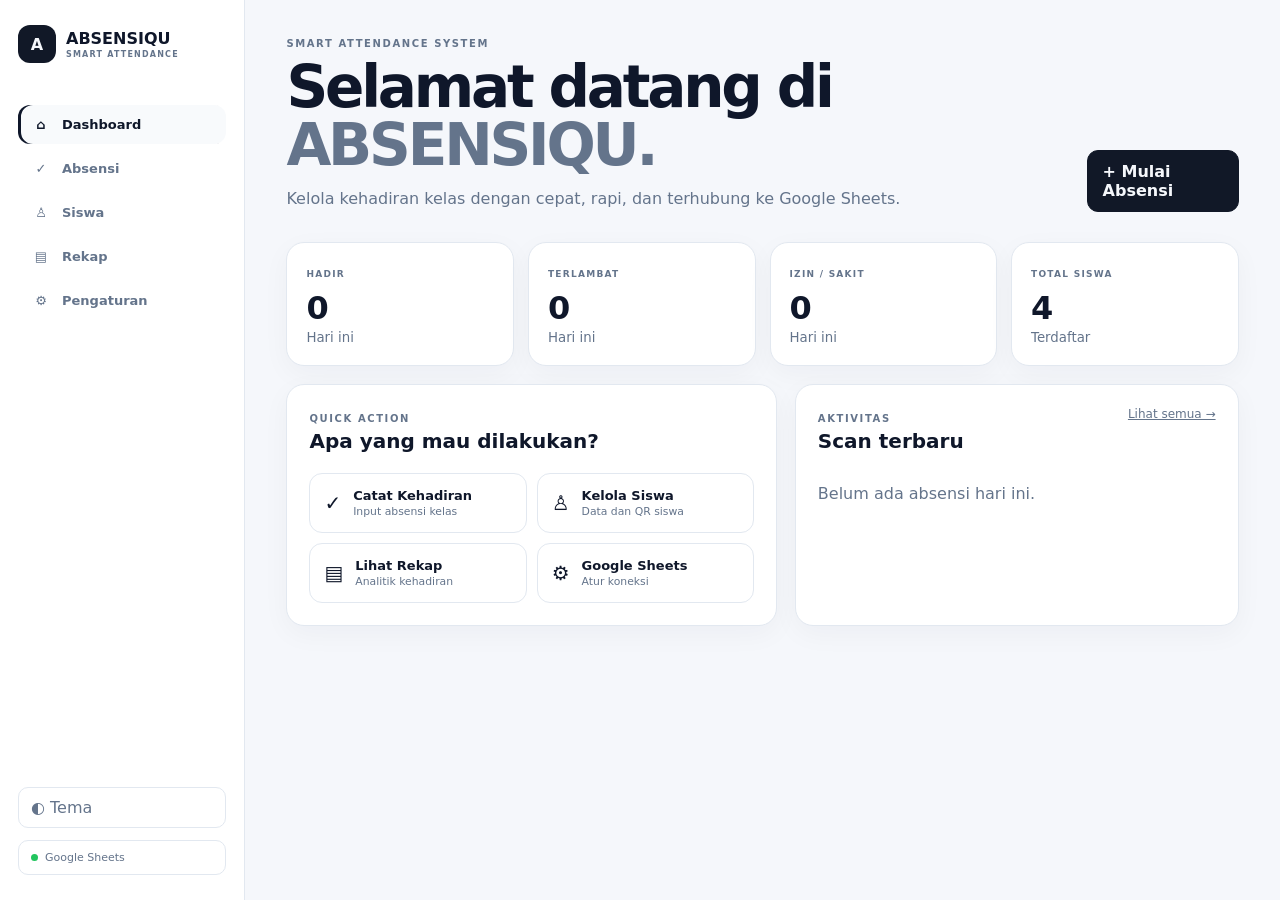
<file: index.html>
<!doctype html><html lang="id"><head><meta charset="utf-8"><meta name="viewport" content="width=device-width,initial-scale=1"><meta name="theme-color" content="#0f172a"><title>ABSENSIQU — Smart Attendance</title><link rel="stylesheet" href="css/style.css"></head><body><div id="app"></div><script type="module" src="js/app.js"></script></body></html>
</file>
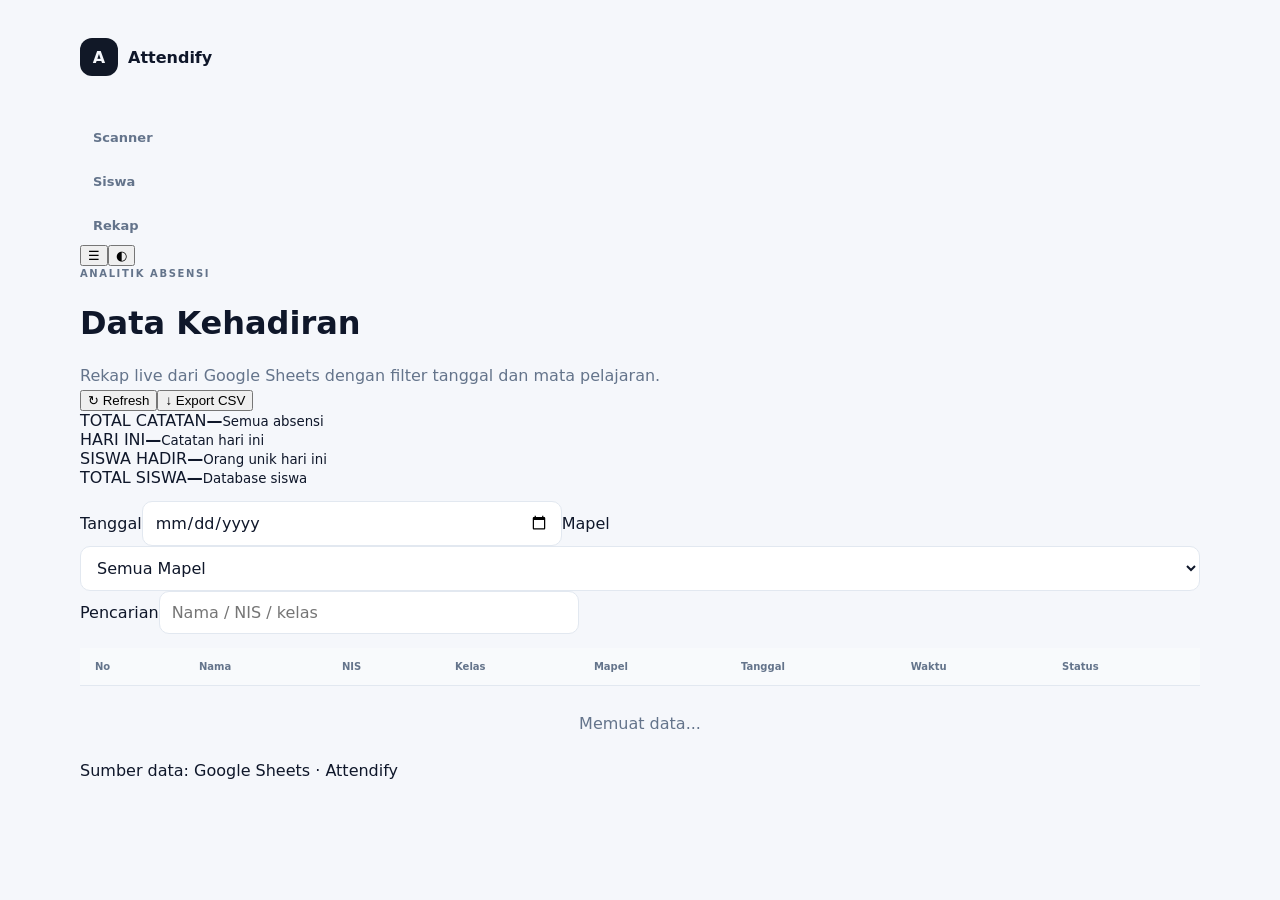
<file: attendance.html>
<!doctype html><html lang="id"><head><meta charset="utf-8"><meta http-equiv="refresh" content="0;url=rekap.html"><title>Rekap Absensi — Attendify</title></head><body><p>Mengalihkan ke <a href="rekap.html">Rekap Absensi</a>...</p></body></html>
</file>
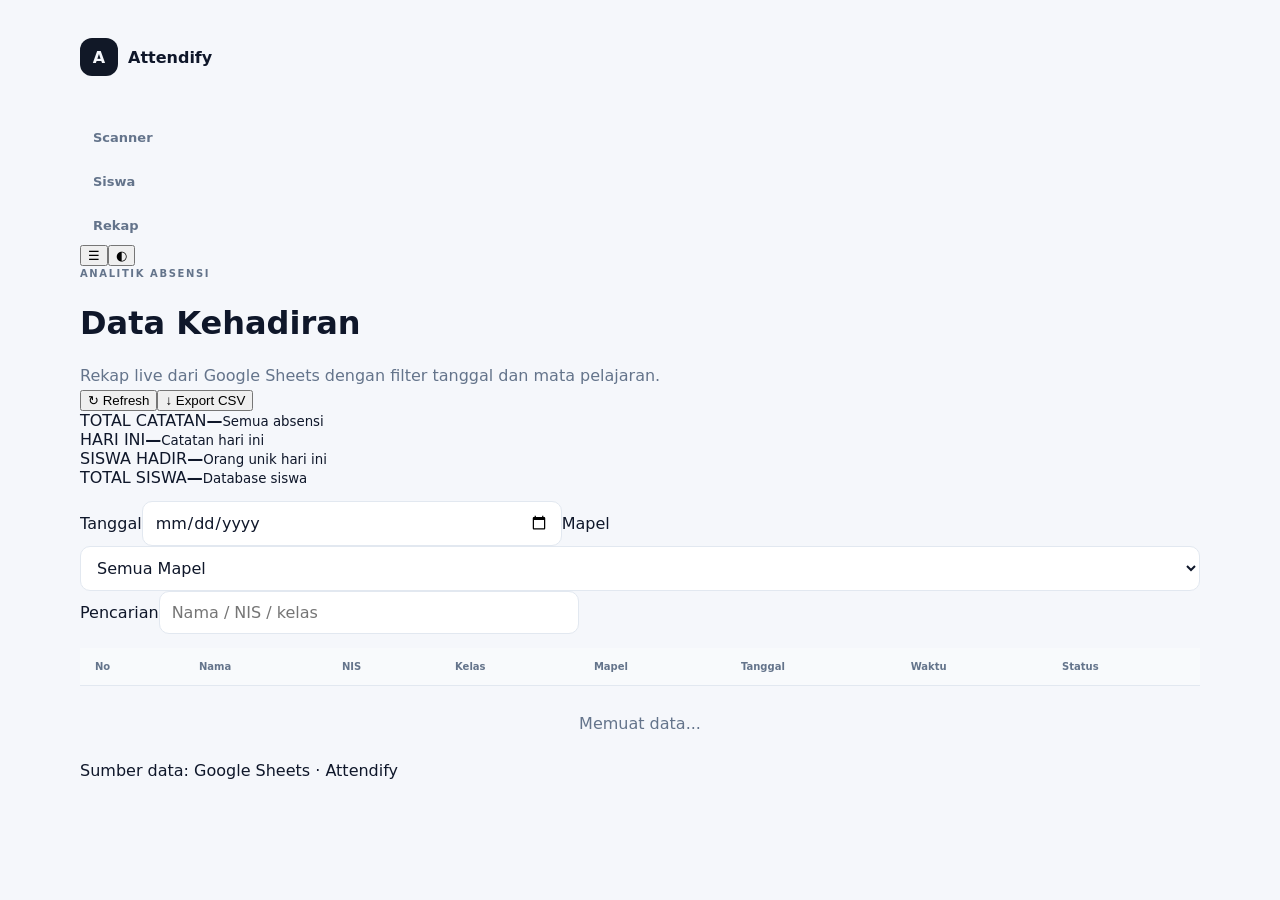
<file: rekap.html>
<!doctype html><html lang="id"><head><meta charset="utf-8"><meta name="viewport" content="width=device-width,initial-scale=1"><title>Rekap — Attendify</title><link rel="stylesheet" href="css/style.css"></head><body><main class="page"><header class="topbar"><a class="brand" href="index.html"><span class="brand-mark">A</span>Attendify</a><nav id="main-nav" class="nav"><a href="scanner.html">Scanner</a><a href="manage-students.html">Siswa</a><a href="rekap.html">Rekap</a></nav><div class="actions"><button id="nav-toggle" class="icon-btn nav-toggle">☰</button><button id="theme-toggle" class="icon-btn">◐</button></div></header><div class="page-header"><div><p class="eyebrow">ANALITIK ABSENSI</p><h1>Data Kehadiran</h1><p class="subtitle">Rekap live dari Google Sheets dengan filter tanggal dan mata pelajaran.</p></div><div class="actions"><button id="refresh" class="button secondary">↻ Refresh</button><button id="csv" class="button">↓ Export CSV</button></div></div><section class="stats-grid"><div class="stat-card"><span class="label">TOTAL CATATAN</span><strong id="total">—</strong><small>Semua absensi</small></div><div class="stat-card"><span class="label">HARI INI</span><strong id="today">—</strong><small>Catatan hari ini</small></div><div class="stat-card"><span class="label">SISWA HADIR</span><strong id="unique">—</strong><small>Orang unik hari ini</small></div><div class="stat-card"><span class="label">TOTAL SISWA</span><strong id="students">—</strong><small>Database siswa</small></div></section><section class="table-wrap"><div class="panel" style="border:0;box-shadow:none;border-radius:0"><div class="toolbar"><div class="toolbar-left"><label>Tanggal<input id="date" type="date"></label><label>Mapel<select id="mapel"><option value="">Semua Mapel</option></select></label><label>Pencarian<input id="search" placeholder="Nama / NIS / kelas"></label></div></div></div><div class="table-scroll"><table><thead><tr><th>No</th><th>Nama</th><th>NIS</th><th>Kelas</th><th>Mapel</th><th>Tanggal</th><th>Waktu</th><th>Status</th></tr></thead><tbody id="body"></tbody></table></div><div id="empty" class="empty">Memuat data...</div></section><footer class="footer">Sumber data: Google Sheets · Attendify</footer></main><script type="module">
import {jsonp,escapeHtml,todayJakarta,formatDateId,toast,initTheme,initMobileNav} from './js/api.js';initTheme();initMobileNav();
let records=[],students=[];const body=document.getElementById('body'),empty=document.getElementById('empty');
function filtered(){const d=document.getElementById('date').value,m=document.getElementById('mapel').value.toLowerCase(),q=document.getElementById('search').value.toLowerCase().trim();return records.filter(r=>(!d||r.tanggal===d)&&(!m||r.mapel.toLowerCase()===m)&&(!q||[r.nama,r.nis,r.kelas,r.mapel].join(' ').toLowerCase().includes(q))).sort((a,b)=>(b.timestamp||'').localeCompare(a.timestamp||''))}
function render(){const data=filtered();body.innerHTML='';empty.hidden=!!data.length;if(!data.length){empty.textContent='Tidak ada data untuk filter ini.';return}data.forEach((r,i)=>{const tr=document.createElement('tr');tr.innerHTML='<td>'+(i+1)+'</td><td><strong>'+escapeHtml(r.nama)+'</strong></td><td>'+escapeHtml(r.nis)+'</td><td>'+escapeHtml(r.kelas)+'</td><td>'+escapeHtml(r.mapel)+'</td><td>'+formatDateId(r.tanggal)+'</td><td>'+escapeHtml(r.waktu)+'</td><td><span class="badge success">'+escapeHtml(r.status)+'</span></td>';body.appendChild(tr)})}
function stats(){document.getElementById('total').textContent=records.length;const today=todayJakarta();document.getElementById('today').textContent=records.filter(r=>r.tanggal===today).length;document.getElementById('unique').textContent=new Set(records.filter(r=>r.tanggal===today).map(r=>r.nis)).size;document.getElementById('students').textContent=students.length}
async function load(){empty.hidden=false;empty.textContent='Memuat data...';try{const [a,s,sub]=await Promise.all([jsonp({action:'attendanceRecords'}),jsonp({action:'students'}),jsonp({action:'subjects'})]);records=a.records||[];students=s.students||[];const select=document.getElementById('mapel');const current=select.value;select.innerHTML='<option value="">Semua Mapel</option>'+(sub.subjects||[]).map(x=>'<option>'+escapeHtml(x)+'</option>').join('');select.value=current;stats();render()}catch(e){empty.hidden=false;empty.textContent='Gagal memuat: '+e.message;toast(e.message,'error')}}
['date','mapel','search'].forEach(id=>document.getElementById(id).addEventListener(id==='search'?'input':'change',render));document.getElementById('refresh').onclick=load;
document.getElementById('csv').onclick=()=>{const data=filtered();if(!data.length)return toast('Tidak ada data untuk diexport.','warning');const head=['Nama','NIS','Kelas','Mata Pelajaran','Tanggal','Waktu','Status'];const rows=data.map(r=>[r.nama,r.nis,r.kelas,r.mapel,r.tanggal,r.waktu,r.status]);const csv=[head,...rows].map(row=>row.map(v=>'"'+String(v??'').replace(/"/g,'""')+'"').join(',')).join('\n');const a=document.createElement('a');a.href=URL.createObjectURL(new Blob(['\ufeff'+csv],{type:'text/csv;charset=utf-8'}));a.download='rekap-absensi-'+todayJakarta()+'.csv';a.click();URL.revokeObjectURL(a.href)};load();
</script></body></html>
</file>
<file: css/style.css>
*{box-sizing:border-box} :root{--bg:#f5f7fb;--surface:#fff;--surface2:#f8fafc;--text:#0f172a;--muted:#64748b;--line:#e2e8f0;--primary:#111827;--shadow:0 16px 45px rgba(15,23,42,.08)}:root.dark{--bg:#0b1120;--surface:#111827;--surface2:#172033;--text:#f8fafc;--muted:#94a3b8;--line:#263247;--primary:#f8fafc;--shadow:0 16px 45px rgba(0,0,0,.25)}body{margin:0;background:var(--bg);color:var(--text);font-family:Inter,ui-sans-serif,system-ui,-apple-system,"Segoe UI",sans-serif}.app-shell{display:flex;min-height:100vh}.sidebar{width:245px;padding:25px 18px;border-right:1px solid var(--line);background:var(--surface);position:sticky;top:0;height:100vh;display:flex;flex-direction:column}.brand{display:flex;align-items:center;gap:10px;text-decoration:none;color:var(--text);font-weight:900}.brand small{display:block;font-size:8px;letter-spacing:.15em;color:var(--muted);margin-top:2px}.brand-mark{width:38px;height:38px;display:grid;place-items:center;border-radius:12px;background:var(--primary);color:var(--bg)}nav{display:grid;gap:5px;margin-top:42px}nav a{padding:12px 13px;border-radius:12px;text-decoration:none;color:var(--muted);font-size:13px;font-weight:750;display:flex;gap:11px;align-items:center}nav a b{width:20px;text-align:center}nav a:hover,nav a.active{background:var(--surface2);color:var(--text)}nav a.active{box-shadow:inset 3px 0 var(--text)}.side-bottom{margin-top:auto;display:grid;gap:12px}.ghost,.status{border:1px solid var(--line);background:var(--surface);color:var(--muted);padding:10px 12px;border-radius:10px;font:inherit;text-align:left}.status{font-size:11px;display:flex;gap:7px;align-items:center}.status i{width:7px;height:7px;background:#22c55e;border-radius:50%}.main{flex:1;min-width:0}.mobile-head{display:none}.page{width:min(1120px,92%);margin:auto;padding:38px 0 60px}.eyebrow{font-size:10px;font-weight:900;letter-spacing:.16em;color:var(--muted);margin-bottom:9px}.hero-title,.page-title{display:flex;justify-content:space-between;align-items:end;gap:25px;margin-bottom:30px}.hero-title h1,.page-title h1{font-size:clamp(34px,5vw,58px);letter-spacing:-.055em;line-height:1;margin:0 0 12px}.hero-title h1 span{color:var(--muted)}p{color:var(--muted);line-height:1.65;margin:0}.btn{border:1px solid var(--line);background:var(--surface);color:var(--text);border-radius:11px;padding:11px 15px;font:inherit;font-weight:800;cursor:pointer;text-decoration:none;display:inline-flex;align-items:center;justify-content:center;gap:7px}.btn.primary{background:var(--primary);color:var(--bg);border-color:var(--primary)}.btn.small{padding:8px 10px;font-size:11px}.stats{display:grid;grid-template-columns:repeat(4,1fr);gap:14px;margin-bottom:18px}.stats>div,.card{background:var(--surface);border:1px solid var(--line);border-radius:18px;box-shadow:0 8px 28px rgba(15,23,42,.04)}.stats>div{padding:19px}.stats span{font-size:9px;letter-spacing:.14em;font-weight:900;color:var(--muted)}.stats strong{display:block;font-size:32px;letter-spacing:-.04em;margin-top:8px}.stats small{color:var(--muted)}.grid-2{display:grid;grid-template-columns:1.05fr .95fr;gap:18px}.card{padding:22px}.card-head{display:flex;justify-content:space-between;align-items:start;gap:15px;margin-bottom:17px}.card-head h2{margin:3px 0;font-size:20px}.card-head a{font-size:12px;color:var(--muted)}.actions-grid{display:grid;grid-template-columns:1fr 1fr;gap:10px}.action{display:flex;gap:12px;align-items:center;padding:14px;border:1px solid var(--line);border-radius:13px;text-decoration:none;color:var(--text)}.action b{font-size:20px}.action span{font-weight:800;font-size:13px}.action small{display:block;color:var(--muted);font-weight:500;margin-top:2px}.activity>div{display:flex;align-items:center;gap:10px;padding:11px 0;border-bottom:1px solid var(--line)}.activity>div:last-child{border:0}.avatar{width:34px;height:34px;border-radius:50%;display:grid;place-items:center;background:var(--surface2);font-weight:900}.activity span:nth-child(2){flex:1}.activity span:nth-child(2) small{display:block;color:var(--muted);font-size:10px;margin-top:2px}.badge{font-style:normal;font-size:10px;font-weight:900;padding:5px 8px;border-radius:99px;background:var(--surface2)}.badge.hadir{color:#15803d;background:#dcfce7}.badge.terlambat{color:#a16207;background:#fef3c7}.badge.izin,.badge.sakit{color:#1d4ed8;background:#dbeafe}.badge.alpha{color:#b91c1c;background:#fee2e2}.form-card{margin-bottom:18px}.form-grid{display:grid;grid-template-columns:repeat(3,1fr);gap:13px;margin-bottom:13px}.form-grid.two{grid-template-columns:1fr 1fr}.form-grid label,.form-card>label{font-size:11px;font-weight:850;color:var(--muted);display:grid;gap:7px}input,select{width:100%;padding:11px 12px;border:1px solid var(--line);border-radius:10px;background:var(--surface);color:var(--text);font:inherit;outline:0}.align-end,.right{display:flex;justify-content:flex-end;gap:8px;align-items:end}.toolbar{margin:14px 0}.toolbar input{max-width:420px}.compact{max-width:230px}.table-wrap{overflow:auto}table{width:100%;border-collapse:collapse;min-width:680px}th,td{padding:13px 15px;text-align:left;border-bottom:1px solid var(--line);font-size:12px}th{font-size:10px;color:var(--muted);background:var(--surface2)}.empty{text-align:center;padding:28px;color:var(--muted)}.student-grid{display:grid;grid-template-columns:repeat(auto-fill,minmax(220px,1fr));gap:14px}.student-card{padding:18px;text-align:center;background:var(--surface);border:1px solid var(--line);border-radius:18px}.qr-placeholder{width:110px;height:110px;margin:auto;border:2px dashed var(--line);border-radius:14px;display:grid;place-items:center;font-size:45px;color:var(--muted)}.student-card h3{margin:12px 0 4px}.student-card p{font-size:12px}.student-card code{display:block;margin:10px 0;font-size:10px;color:var(--muted)}.schema{line-height:2;color:var(--muted);font-size:13px}.toast-host{position:fixed;right:18px;bottom:18px;display:grid;gap:8px;z-index:9}.toast{background:var(--surface);border:1px solid var(--line);box-shadow:var(--shadow);padding:12px 15px;border-radius:11px;font-size:12px;font-weight:800}.toast.success{border-color:#bbf7d0}.toast.warning{border-color:#fde68a}@media(max-width:900px){.sidebar{width:205px}.grid-2{grid-template-columns:1fr}.stats{grid-template-columns:1fr 1fr}}@media(max-width:650px){.sidebar{display:none}.mobile-head{display:flex;justify-content:space-between;align-items:center;padding:17px 4%;border-bottom:1px solid var(--line);background:var(--surface)}.page{padding-top:28px}.hero-title,.page-title{display:block}.hero-title .btn,.page-title .btn{margin-top:18px;width:100%}.stats{grid-template-columns:1fr 1fr}.form-grid,.form-grid.two{grid-template-columns:1fr}.actions-grid{grid-template-columns:1fr}.align-end{align-items:stretch;flex-direction:column}.compact{max-width:none}}
</file>
